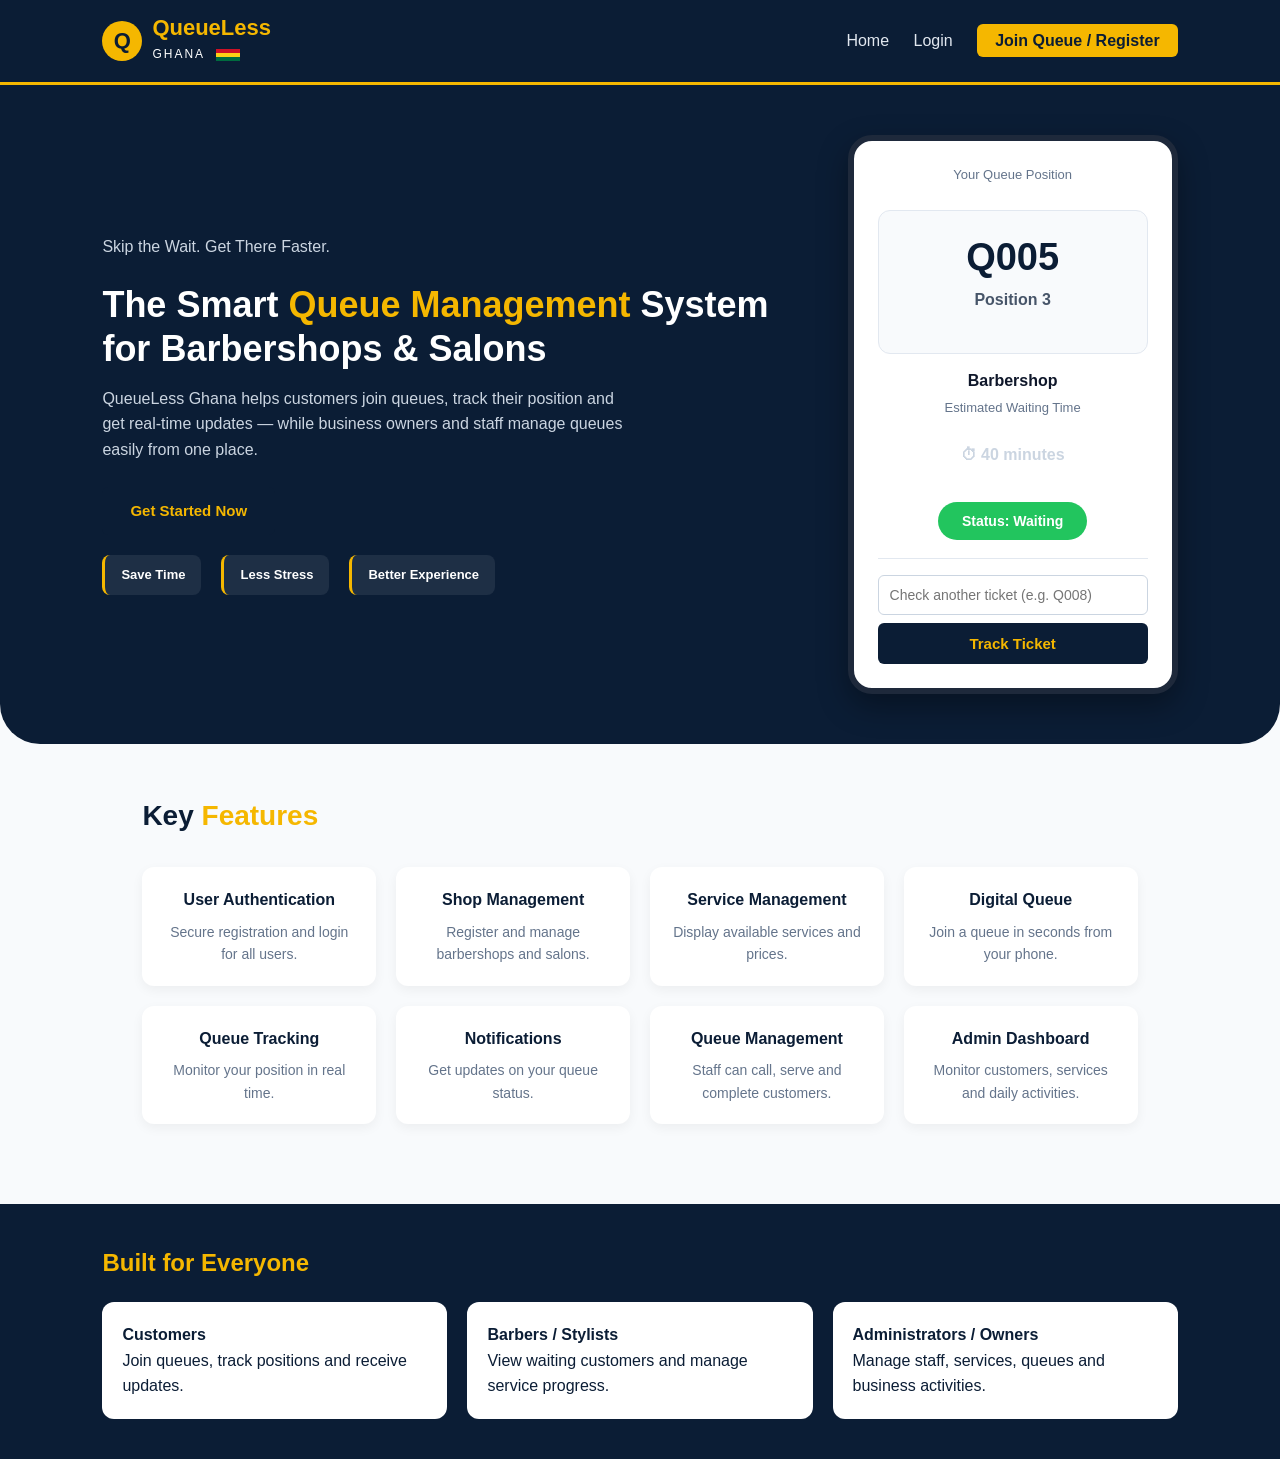
<file: role3-authentication/role3-authentication/index.html>
<!DOCTYPE html>
<html lang="en">
<head>
    <meta charset="UTF-8">
    <meta name="viewport" content="width=device-width, initial-scale=1.0">
    <title>QueueLess Ghana | Smart Queue Management for Barbershops & Salons</title>
    <link rel="stylesheet" href="style.css">
</head>
<body>

    <nav class="navbar">
        <a href="index.html" class="brand">
            <div class="brand-logo">Q</div>
            <div class="brand-text">
                <strong>QueueLess</strong>
                <span>GHANA <i class="ghana-flag"></i></span>
            </div>
        </a>
        <div class="nav-links">
            <a href="index.html">Home</a>
            <a href="auth.html">Login</a>
            <a href="auth.html#register" class="btn-gold">Join Queue / Register</a>
        </div>
    </nav>

    <header class="hero">
        <div class="hero-content">
            <p class="tagline">Skip the Wait. Get There Faster.</p>
            <h1>The Smart <span>Queue Management</span> System for Barbershops & Salons</h1>
            <p>QueueLess Ghana helps customers join queues, track their position and get real-time updates — while business owners and staff manage queues easily from one place.</p>
            <a href="auth.html#register" class="btn-submit" style="display:inline-block; width:auto; padding:12px 28px; text-decoration:none;">Get Started Now</a>

            <div class="benefits">
                <div class="benefit-pill"> Save Time</div>
                <div class="benefit-pill"> Less Stress</div>
                <div class="benefit-pill"> Better Experience</div>
            </div>
        </div>

        <!-- Phone Mockup Live Queue Tracker -->
        <div class="phone-card">
            <p style="font-size:13px; color:#64748b;">Your Queue Position</p>
            <div class="ticket-display" id="ticketBox">
                <h2 id="displayCode">Q005</h2>
                <p id="displayPos" style="font-weight:700; color:#475569;">Position 3</p>
            </div>
            <h4 id="displayShop">Barbershop</h4>
            <p style="font-size:13px; color:#64748b; margin-top:4px;">Estimated Waiting Time</p>
            <p id="displayWait" style="font-weight:700;">⏱ 40 minutes</p>
            <div class="status-badge">Status: Waiting</div>

            <div style="margin-top:18px; border-top:1px solid #e2e8f0; padding-top:12px;">
                <input type="text" id="ticketInput" placeholder="Check another ticket (e.g. Q008)" style="margin-bottom:8px;">
                <button type="button" class="btn-submit" onclick="checkTicket()">Track Ticket</button>
            </div>
        </div>
    </header>

    <section class="section">
        <h2 class="section-title">Key <span>Features</span></h2>
        <div class="grid-4">
            <div class="card">
                <h4>User Authentication</h4>
                <p>Secure registration and login for all users.</p>
            </div>
            <div class="card">
                <h4>Shop Management</h4>
                <p>Register and manage barbershops and salons.</p>
            </div>
            <div class="card">
                <h4>Service Management</h4>
                <p>Display available services and prices.</p>
            </div>
            <div class="card">
                <h4>Digital Queue</h4>
                <p>Join a queue in seconds from your phone.</p>
            </div>
            <div class="card">
                <h4>Queue Tracking</h4>
                <p>Monitor your position in real time.</p>
            </div>
            <div class="card">
                <h4>Notifications</h4>
                <p>Get updates on your queue status.</p>
            </div>
            <div class="card">
                <h4>Queue Management</h4>
                <p>Staff can call, serve and complete customers.</p>
            </div>
            <div class="card">
                <h4>Admin Dashboard</h4>
                <p>Monitor customers, services and daily activities.</p>
            </div>
        </div>
    </section>

    <section class="roles-banner">
        <h2 style="color:#f5b700;">Built for Everyone</h2>
        <div class="grid-3">
            <div class="role-card">
                <h4> Customers</h4>
                <p>Join queues, track positions and receive updates.</p>
            </div>
            <div class="role-card">
                <h4> Barbers / Stylists</h4>
                <p>View waiting customers and manage service progress.</p>
            </div>
            <div class="role-card">
                <h4> Administrators / Owners</h4>
                <p>Manage staff, services, queues and business activities.</p>
            </div>
        </div>
    </section>

    <script src="validation.js"></script>
</body>
</html>
</file>
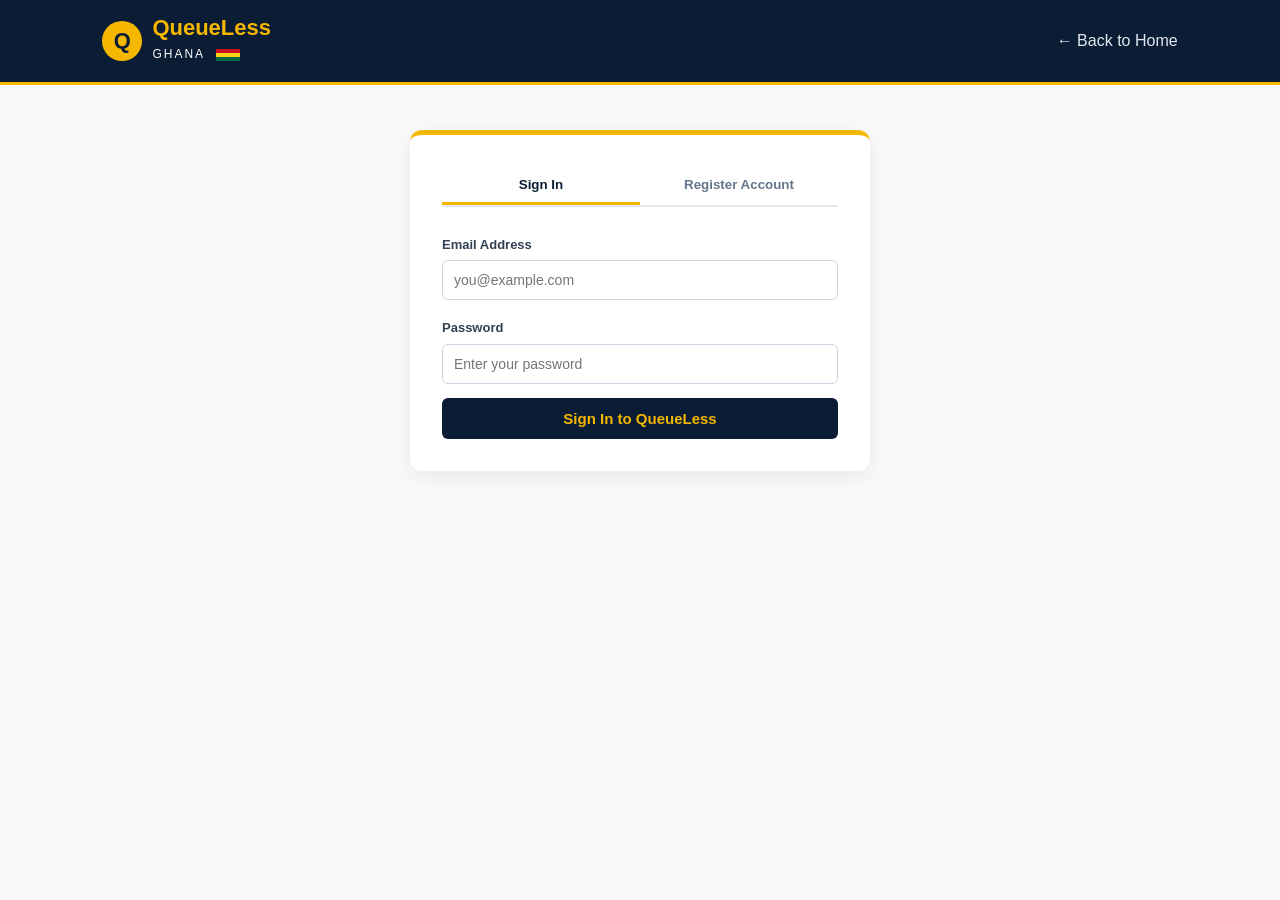
<file: role3-authentication/role3-authentication/auth.html>
<!DOCTYPE html>
<html lang="en">
<head>
    <meta charset="UTF-8">
    <meta name="viewport" content="width=device-width, initial-scale=1.0">
    <title>QueueLess Ghana | Login & Registration</title>
    <link rel="stylesheet" href="style.css">
</head>
<body>

    <nav class="navbar">
        <a href="index.html" class="brand">
            <div class="brand-logo">Q</div>
            <div class="brand-text">
                <strong>QueueLess</strong>
                <span>GHANA <i class="ghana-flag"></i></span>
            </div>
        </a>
        <div class="nav-links">
            <a href="index.html">← Back to Home</a>
        </div>
    </nav>

    <div class="auth-container">
        <div class="tabs">
            <button type="button" id="loginTab" class="tab-btn active" onclick="switchTab('login')">Sign In</button>
            <button type="button" id="registerTab" class="tab-btn" onclick="switchTab('register')">Register Account</button>
        </div>

        <div id="formError" class="error-msg"></div>

        <!-- LOGIN FORM -->
        <form id="loginForm" action="auth_process.php" method="POST" onsubmit="return validateLogin()">
            <input type="hidden" name="action" value="login">

            <label>Email Address</label>
            <input type="email" id="loginEmail" name="email" placeholder="you@example.com" required>

            <label>Password</label>
            <input type="password" id="loginPassword" name="password" placeholder="Enter your password" required>

            <button type="submit" class="btn-submit">Sign In to QueueLess</button>
        </form>

        <!-- REGISTRATION FORM -->
        <form id="registerForm" class="hidden" action="auth_process.php" method="POST" onsubmit="return validateRegister()">
            <input type="hidden" name="action" value="register">

            <label>Select Account Role</label>
            <select id="userRole" name="role" onchange="toggleShopFields()">
                <option value="customer">Customer (Join queues & track position)</option>
                <option value="stylist">Barber / Stylist (Serve waiting customers)</option>
                <option value="admin">Administrator / Owner (Manage barbershop or salon)</option>
            </select>

            <label>Full Name</label>
            <input type="text" id="regName" name="full_name" placeholder="e.g., David Amoako" required>

            <label>Email Address</label>
            <input type="email" id="regEmail" name="email" placeholder="david@example.com" required>

            <label>Phone Number (For Queue SMS/Alerts)</label>
            <input type="tel" id="regPhone" name="phone" placeholder="024 XXX XXXX" required>

            <!-- Barbershop / Salon Fields for Stylists & Owners -->
            <div id="shopFields" class="hidden">
                <label>Barbershop or Salon Name</label>
                <input type="text" id="shopName" name="shop_name" placeholder="e.g., Isaac's Barbershop">

                <label>Business Type</label>
                <select id="shopType" name="shop_type">
                    <option value="Barbershop">Barbershop</option>
                    <option value="Salon">Hair & Beauty Salon</option>
                    <option value="Unisex Salon">Unisex Salon & Spa</option>
                </select>
            </div>

            <label>Password</label>
            <input type="password" id="regPassword" name="password" placeholder="At least 6 characters" required>

            <label>Confirm Password</label>
            <input type="password" id="regConfirmPassword" placeholder="Re-enter password" required>

            <button type="submit" class="btn-submit">Create QueueLess Account</button>
        </form>
    </div>

    <script src="validation.js"></script>
</body>
</html>
</file>
<file: role3-authentication/role3-authentication/style.css>
* {
    box-sizing: border-box;
    margin: 0;
    padding: 0;
    font-family: 'Segoe UI', Tahoma, Geneva, Verdana, sans-serif;
}

body {
    background-color: #f8fafc;
    color: #1e293b;
    line-height: 1.6;
}

/* Navbar */
.navbar {
    display: flex;
    justify-content: space-between;
    align-items: center;
    padding: 16px 8%;
    background: #0b1d35;
    color: #ffffff;
    border-bottom: 3px solid #f5b700;
}

.brand {
    display: flex;
    align-items: center;
    gap: 10px;
    text-decoration: none;
    color: #ffffff;
}

.brand-logo {
    width: 40px;
    height: 40px;
    background: #f5b700;
    color: #0b1d35;
    font-weight: 900;
    font-size: 22px;
    border-radius: 50%;
    display: flex;
    align-items: center;
    justify-content: center;
}

.brand-text strong {
    font-size: 22px;
    color: #f5b700;
    display: block;
    line-height: 1.1;
}

.brand-text span {
    font-size: 12px;
    letter-spacing: 2px;
    color: #ffffff;
}

.ghana-flag {
    display: inline-block;
    width: 24px;
    height: 12px;
    background: linear-gradient(to bottom, #ce1126 33%, #fcd116 33%, #fcd116 66%, #006b3f 66%);
    margin-left: 6px;
    vertical-align: middle;
}

.nav-links a {
    margin-left: 20px;
    text-decoration: none;
    color: #e2e8f0;
    font-weight: 500;
}

.nav-links .btn-gold {
    background: #f5b700;
    color: #0b1d35;
    padding: 8px 18px;
    border-radius: 6px;
    font-weight: 700;
}

/* Hero Section */
.hero {
    background: #0b1d35;
    color: #ffffff;
    padding: 50px 8%;
    display: flex;
    flex-wrap: wrap;
    align-items: center;
    justify-content: space-between;
    gap: 40px;
    border-bottom-left-radius: 40px;
    border-bottom-right-radius: 40px;
}

.hero-content {
    flex: 1;
    min-width: 300px;
}

.tagline {
    color: #cbd5e1;
    font-size: 14px;
    margin-bottom: 10px;
}

.hero h1 {
    font-size: 36px;
    line-height: 1.2;
    margin-bottom: 16px;
}

.hero h1 span {
    color: #f5b700;
}

.hero p {
    color: #cbd5e1;
    font-size: 16px;
    margin-bottom: 24px;
    max-width: 520px;
}

.benefits {
    display: flex;
    gap: 20px;
    margin-top: 20px;
}

.benefit-pill {
    background: rgba(255, 255, 255, 0.08);
    padding: 10px 16px;
    border-radius: 8px;
    font-size: 13px;
    font-weight: 600;
    border-left: 3px solid #f5b700;
}

/* Phone Mockup Lookup Card */
.phone-card {
    background: #ffffff;
    color: #0f172a;
    width: 330px;
    padding: 24px;
    border-radius: 24px;
    border: 6px solid #1e293b;
    box-shadow: 0 12px 30px rgba(0, 0, 0, 0.35);
    text-align: center;
}

.ticket-display {
    background: #f8fafc;
    border: 1px solid #e2e8f0;
    border-radius: 12px;
    padding: 16px;
    margin: 14px 0;
}

.ticket-display h2 {
    font-size: 38px;
    color: #0b1d35;
}

.status-badge {
    display: inline-block;
    background: #22c55e;
    color: #ffffff;
    padding: 8px 24px;
    border-radius: 20px;
    font-weight: 700;
    font-size: 14px;
    margin-top: 10px;
}

/* Features & Roles Sections */
.section {
    padding: 50px 8%;
    max-width: 1200px;
    margin: 0 auto;
}

.section-title {
    font-size: 28px;
    color: #0b1d35;
    margin-bottom: 28px;
}

.section-title span {
    color: #f5b700;
}

.grid-4 {
    display: grid;
    grid-template-columns: repeat(auto-fit, minmax(220px, 1fr));
    gap: 20px;
}

.card {
    background: #ffffff;
    padding: 20px;
    border-radius: 12px;
    box-shadow: 0 4px 12px rgba(0, 0, 0, 0.05);
    text-align: center;
}

.card h4 {
    color: #0b1d35;
    margin-bottom: 8px;
}

.card p {
    font-size: 14px;
    color: #64748b;
}

.roles-banner {
    background: #0b1d35;
    color: #ffffff;
    padding: 40px 8%;
    margin-top: 30px;
}

.grid-3 {
    display: grid;
    grid-template-columns: repeat(auto-fit, minmax(260px, 1fr));
    gap: 20px;
    margin-top: 20px;
}

.role-card {
    background: #ffffff;
    color: #0b1d35;
    padding: 20px;
    border-radius: 12px;
}

/* Auth Form Container */
.auth-container {
    max-width: 460px;
    margin: 45px auto;
    background: #ffffff;
    padding: 32px;
    border-radius: 12px;
    box-shadow: 0 6px 24px rgba(0, 0, 0, 0.08);
    border-top: 5px solid #f5b700;
}

.tabs {
    display: flex;
    margin-bottom: 24px;
    border-bottom: 2px solid #e2e8f0;
}

.tab-btn {
    flex: 1;
    background: none;
    color: #64748b;
    padding: 10px;
    border: none;
    border-bottom: 3px solid transparent;
    font-weight: 700;
    cursor: pointer;
}

.tab-btn.active {
    color: #0b1d35;
    border-bottom-color: #f5b700;
}

input, select {
    width: 100%;
    padding: 11px;
    border: 1px solid #cbd5e1;
    border-radius: 6px;
    font-size: 14px;
    margin-top: 4px;
    margin-bottom: 14px;
}

label {
    font-size: 13px;
    font-weight: 600;
    color: #334155;
}

.btn-submit {
    width: 100%;
    background: #0b1d35;
    color: #f5b700;
    border: none;
    padding: 12px;
    border-radius: 6px;
    font-size: 15px;
    font-weight: 700;
    cursor: pointer;
}

.btn-submit:hover {
    background: #162f52;
}

.error-msg {
    background: #fef2f2;
    color: #dc2626;
    padding: 10px;
    border-radius: 6px;
    font-size: 13px;
    margin-bottom: 14px;
    display: none;
}

.hidden {
    display: none;
}
</file>
